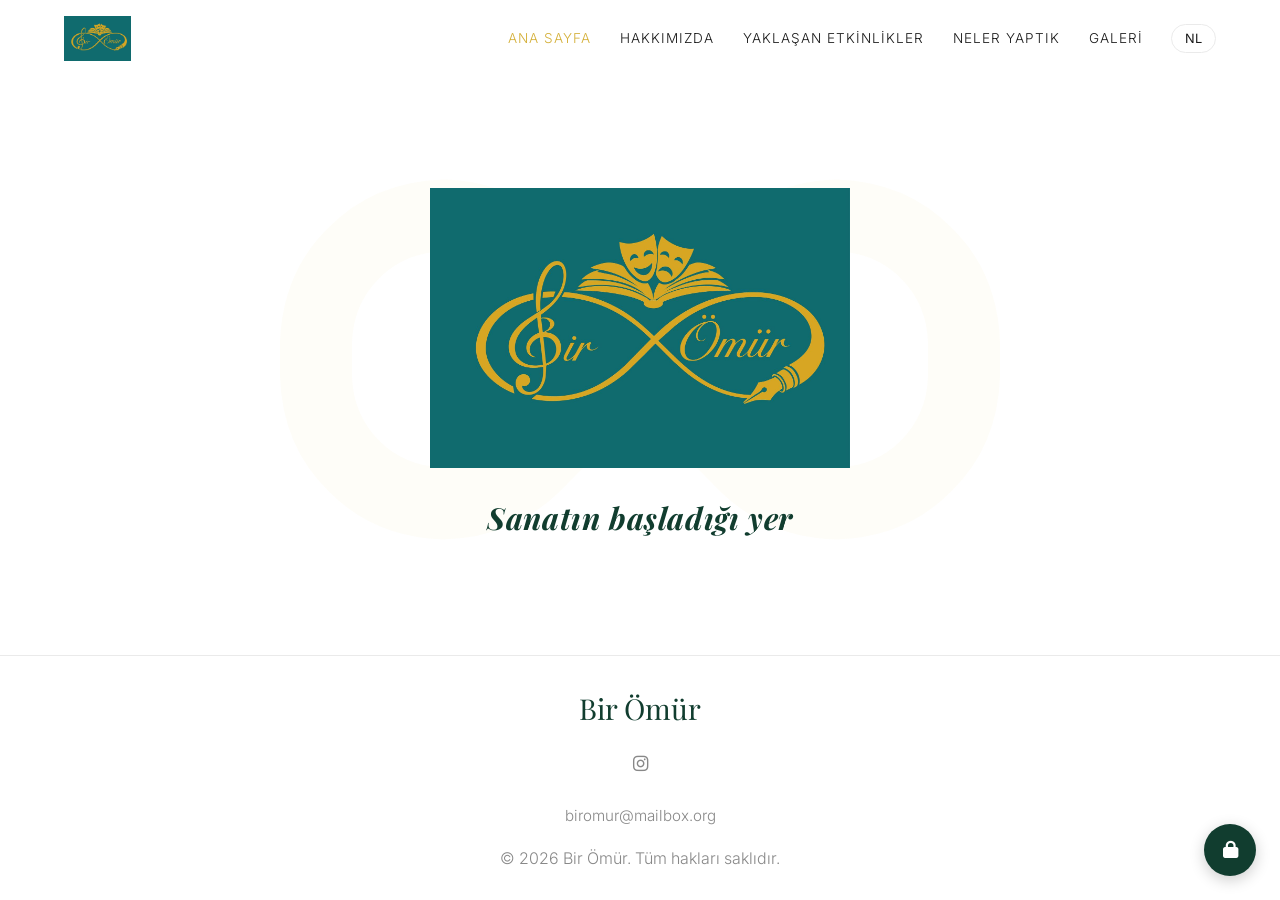
<file: index.html>
<!DOCTYPE html>
<html lang="tr">
<head>
    <meta charset="UTF-8">
    <meta name="viewport" content="width=device-width, initial-scale=1.0">
    <title>Bir Ömür | Sanat ve Kültür Evi</title>
    <meta name="description" content="Bir Ömür — sanatın başladığı yer. Sanat ve kültür evi.">
    <link rel="preconnect" href="https://fonts.googleapis.com">
    <link rel="preconnect" href="https://fonts.gstatic.com" crossorigin>
    <link href="https://fonts.googleapis.com/css2?family=Playfair+Display:ital,wght@0,400;0,500;0,600;0,700;1,400;1,500;1,700&family=Inter:wght@300;400;500&display=swap" rel="stylesheet">
    <link rel="stylesheet" href="https://cdnjs.cloudflare.com/ajax/libs/font-awesome/6.4.0/css/all.min.css">
    <link rel="stylesheet" href="styles.css">
    <link rel="stylesheet" href="scroll-arrow.css">
    <style>
        /* Home page only: fit header + hero + footer exactly into one
           viewport, no scrolling. The header becomes part of normal
           page flow here (instead of floating fixed) and the hero
           flexes to absorb whatever space is left over, so this works
           regardless of exact header/footer height on any screen. */
        html, body { height: 100%; }
        body { display: flex; flex-direction: column; overflow: hidden; }
        #main-header { position: relative; box-shadow: none; }
        main { flex: 1 1 auto; display: flex; min-height: 0; overflow: hidden; }
        .home-hero { height: auto; flex: 1 1 auto; padding: 1.5rem 0; min-height: 0; }
        .home-hero .hero-content {
            max-height: 100%;
            display: flex;
            flex-direction: column;
            align-items: center;
            justify-content: center;
            gap: 1.5rem;
        }
        .home-logo {
            width: auto;
            height: auto;
            max-width: min(420px, 55vw);
            max-height: 38vh;
        }
        footer { padding: 1.75rem 0; flex-shrink: 0; }
        @media (max-height: 700px) {
            .home-logo { max-height: 30vh; }
            .home-tagline { font-size: 1.4rem; }
            footer { padding: 1rem 0; }
            .footer-contact, footer p { font-size: 0.85rem; }
        }
    </style>
</head>
<body>

    <header id="main-header">
        <div class="nav-container">
            <a href="index.html" class="logo">
                <img src="logo-placeholder.jpg" alt="Bir Ömür Logo" id="logo-img">
                <span class="sr-only">Bir Ömür</span>
            </a>
            <nav id="nav-links">
                <a href="index.html" class="active"><span class="tr">Ana Sayfa</span><span class="nl">Home</span></a>
                <a href="hakkimizda.html"><span class="tr">Hakkımızda</span><span class="nl">Over ons</span></a>
                <a href="neler-yaptik.html"><span class="tr">Yaklaşan Etkinlikler</span><span class="nl">Aankomende Evenementen</span></a>
                <a href="yaklasan-etkinlikler.html"><span class="tr">Neler Yaptık</span><span class="nl">Wat Hebben We Gedaan</span></a>
                <a href="galeri.html"><span class="tr">Galeri</span><span class="nl">Galerij</span></a>
                <button id="lang-toggle" class="lang-btn" aria-label="Dili değiştir / Taal wisselen">
                    <span class="tr">NL</span><span class="nl">TR</span>
                </button>
            </nav>
            <button class="hamburger" aria-label="Toggle navigation" aria-expanded="false">
                <i class="fas fa-bars"></i>
            </button>
        </div>
    </header>

    <main>
        <section class="hero home-hero fade-in">
            <div class="hero-content">
                <img src="logo-placeholder.jpg" alt="Bir Ömür Logo" class="home-logo">
                <p class="home-tagline">
                    <span class="tr" data-edit-id="home-tagline-tr">Sanatın başladığı yer</span>
                    <span class="nl" data-edit-id="home-tagline-nl">Waar kunst begint</span>
                </p>
            </div>
            <div class="motif-bg"><i class="fas fa-infinity"></i></div>
        </section>
    </main>

    <footer>
        <div class="container footer-content">
            <div class="footer-logo">Bir Ömür</div>
            <div class="footer-links">
                <a href="https://www.instagram.com/Bir_omur26" aria-label="Instagram" target="_blank" rel="noopener"><i class="fab fa-instagram"></i></a>
            </div>
            <p class="footer-contact"><a href="mailto:biromur@mailbox.org">biromur@mailbox.org</a></p>
            <p><span class="tr">&copy; 2026 Bir Ömür. Tüm hakları saklıdır.</span><span class="nl">&copy; 2026 Bir Ömür. Alle rechten voorbehouden.</span></p>
        </div>
    </footer>

    <script src="scripts.js"></script>
    <script src="admin.js"></script>
    <script src="scroll-arrow.js"></script>
</body>
</html>
</file>
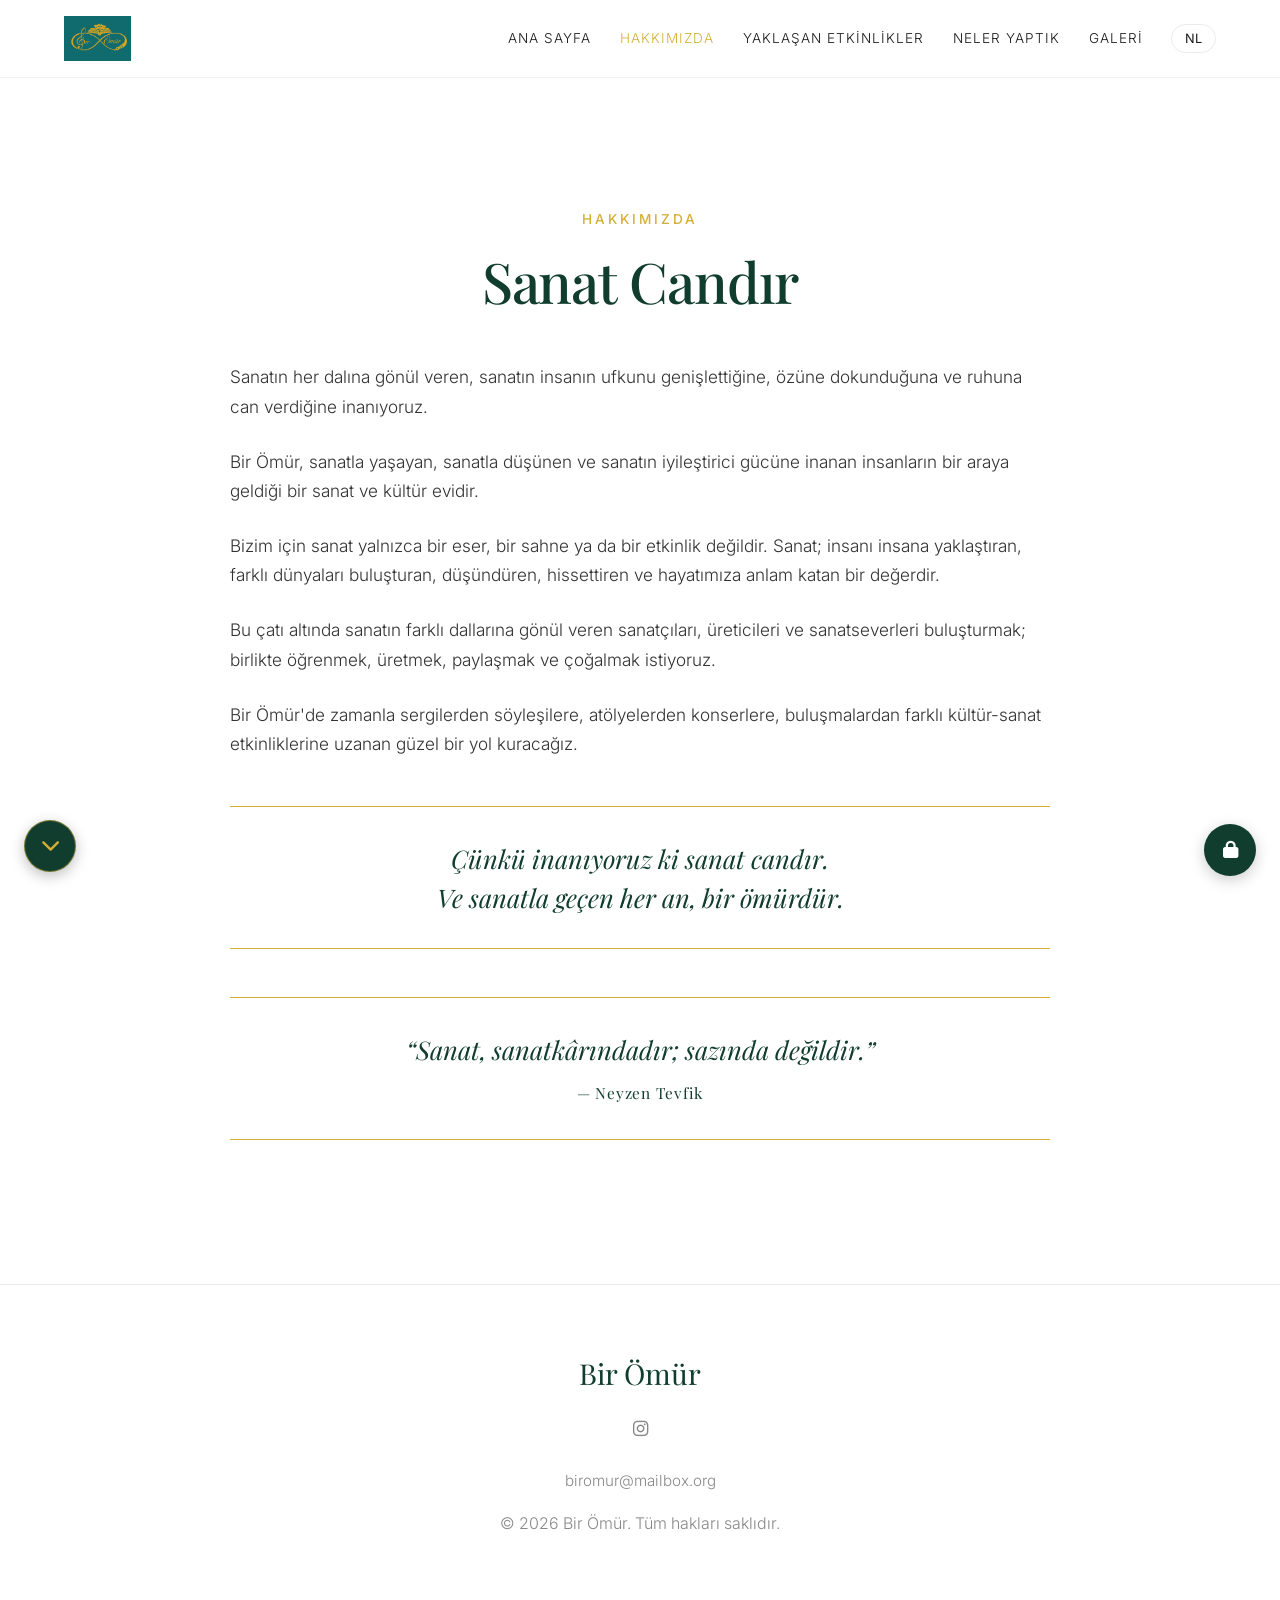
<file: hakkimizda.html>
<!DOCTYPE html>
<html lang="tr">
<head>
    <meta charset="UTF-8">
    <meta name="viewport" content="width=device-width, initial-scale=1.0">
    <title>Hakkımızda - Bir Ömür</title>
    <meta name="description" content="Bir Ömür hakkında — sanat ve kültür evimizin hikayesi.">
    <link rel="preconnect" href="https://fonts.googleapis.com">
    <link rel="preconnect" href="https://fonts.gstatic.com" crossorigin>
    <link href="https://fonts.googleapis.com/css2?family=Playfair+Display:ital,wght@0,400;0,500;0,600;0,700;1,400;1,500;1,700&family=Inter:wght@300;400;500&display=swap" rel="stylesheet">
    <link rel="stylesheet" href="https://cdnjs.cloudflare.com/ajax/libs/font-awesome/6.4.0/css/all.min.css">
    <link rel="stylesheet" href="styles.css">
    <link rel="stylesheet" href="scroll-arrow.css">
</head>
<body>
    <header id="main-header">
        <div class="nav-container">
            <a href="index.html" class="logo">
                <img src="logo-placeholder.jpg" alt="Bir Ömür Logo" id="logo-img">
            </a>
            <nav id="nav-links">
                <a href="index.html"><span class="tr">Ana Sayfa</span><span class="nl">Home</span></a>
                <a href="hakkimizda.html" class="active"><span class="tr">Hakkımızda</span><span class="nl">Over ons</span></a>
                <a href="neler-yaptik.html"><span class="tr">Yaklaşan Etkinlikler</span><span class="nl">Aankomende Evenementen</span></a>
                <a href="yaklasan-etkinlikler.html"><span class="tr">Neler Yaptık</span><span class="nl">Wat Hebben We Gedaan</span></a>
                <a href="galeri.html"><span class="tr">Galeri</span><span class="nl">Galerij</span></a>
                <button id="lang-toggle" class="lang-btn" aria-label="Dili değiştir / Taal wisselen">
                    <span class="tr">NL</span><span class="nl">TR</span>
                </button>
            </nav>
            <button class="hamburger" aria-label="Toggle navigation">
                <i class="fas fa-bars"></i>
            </button>
        </div>
    </header>

    <main class="page-top-padding">
        <section class="section-padding bg-white">
            <div class="container about-page fade-in">
                <div class="subtitle-accent"><span class="tr">Hakkımızda</span><span class="nl">Over ons</span></div>
                <h1><span class="tr" data-edit-id="about-title-tr">Sanat Candır</span><span class="nl" data-edit-id="about-title-nl">Kunst is Leven</span></h1>

                <div class="tr" data-edit-id="about-body-tr">
                    <p>Sanatın her dalına gönül veren, sanatın insanın ufkunu genişlettiğine, özüne dokunduğuna ve ruhuna can verdiğine inanıyoruz.</p>
                    <p>Bir Ömür, sanatla yaşayan, sanatla düşünen ve sanatın iyileştirici gücüne inanan insanların bir araya geldiği bir sanat ve kültür evidir.</p>
                    <p>Bizim için sanat yalnızca bir eser, bir sahne ya da bir etkinlik değildir. Sanat; insanı insana yaklaştıran, farklı dünyaları buluşturan, düşündüren, hissettiren ve hayatımıza anlam katan bir değerdir.</p>
                    <p>Bu çatı altında sanatın farklı dallarına gönül veren sanatçıları, üreticileri ve sanatseverleri buluşturmak; birlikte öğrenmek, üretmek, paylaşmak ve çoğalmak istiyoruz.</p>
                    <p>Bir Ömür'de zamanla sergilerden söyleşilere, atölyelerden konserlere, buluşmalardan farklı kültür-sanat etkinliklerine uzanan güzel bir yol kuracağız.</p>
                </div>

                <div class="nl" data-edit-id="about-body-nl">
                    <p>Wij zijn toegewijd aan elke tak van de kunst en geloven dat kunst de horizon van de mens verruimt, de kern raakt en de ziel tot leven wekt.</p>
                    <p>Bir Ömür is een kunst- en cultuurhuis waar mensen samenkomen die met kunst leven, met kunst denken en geloven in de helende kracht van kunst.</p>
                    <p>Voor ons is kunst niet slechts een werk, een podium of een evenement. Kunst is een waarde die mensen dichter bij elkaar brengt, verschillende werelden samenbrengt, aan het denken zet, laat voelen en betekenis geeft aan ons leven.</p>
                    <p>Onder dit dak willen we kunstenaars, makers en kunstliefhebbers uit verschillende disciplines samenbrengen; samen leren, creëren, delen en groeien.</p>
                    <p>Bij Bir Ömür bouwen we gaandeweg een mooie weg, van tentoonstellingen tot gesprekken, van workshops tot concerten, van ontmoetingen tot uiteenlopende cultuur- en kunstevenementen.</p>
                </div>

                <blockquote class="pull-quote">
                    <span class="tr" data-edit-id="about-quote-tr">Çünkü inanıyoruz ki sanat candır.<br>Ve sanatla geçen her an, bir ömürdür.</span>
                    <span class="nl" data-edit-id="about-quote-nl">Want wij geloven dat kunst leven is.<br>En elk moment dat met kunst wordt doorgebracht, is een heel leven.</span>
                </blockquote>

                <blockquote class="pull-quote">
                    <span class="tr" data-edit-id="about-quote2-tr">&ldquo;Sanat, sanatkârındadır; sazında değildir.&rdquo;<br><span style="font-size:0.6em;font-style:normal;letter-spacing:0.05em;">— Neyzen Tevfik</span></span>
                    <span class="nl" data-edit-id="about-quote2-nl">&ldquo;Kunst zit in de kunstenaar, niet in zijn instrument.&rdquo;<br><span style="font-size:0.6em;font-style:normal;letter-spacing:0.05em;">— Neyzen Tevfik</span></span>
                </blockquote>
            </div>
        </section>
    </main>

    <footer>
        <div class="container footer-content">
            <div class="footer-logo">Bir Ömür</div>
            <div class="footer-links">
                <a href="https://www.instagram.com/Bir_omur26" aria-label="Instagram" target="_blank" rel="noopener"><i class="fab fa-instagram"></i></a>
            </div>
            <p class="footer-contact"><a href="mailto:biromur@mailbox.org">biromur@mailbox.org</a></p>
            <p><span class="tr">&copy; 2026 Bir Ömür. Tüm hakları saklıdır.</span><span class="nl">&copy; 2026 Bir Ömür. Alle rechten voorbehouden.</span></p>
        </div>
    </footer>
    <script src="scripts.js"></script>
    <script src="admin.js"></script>
    <script src="scroll-arrow.js"></script>
</body>
</html>
</file>
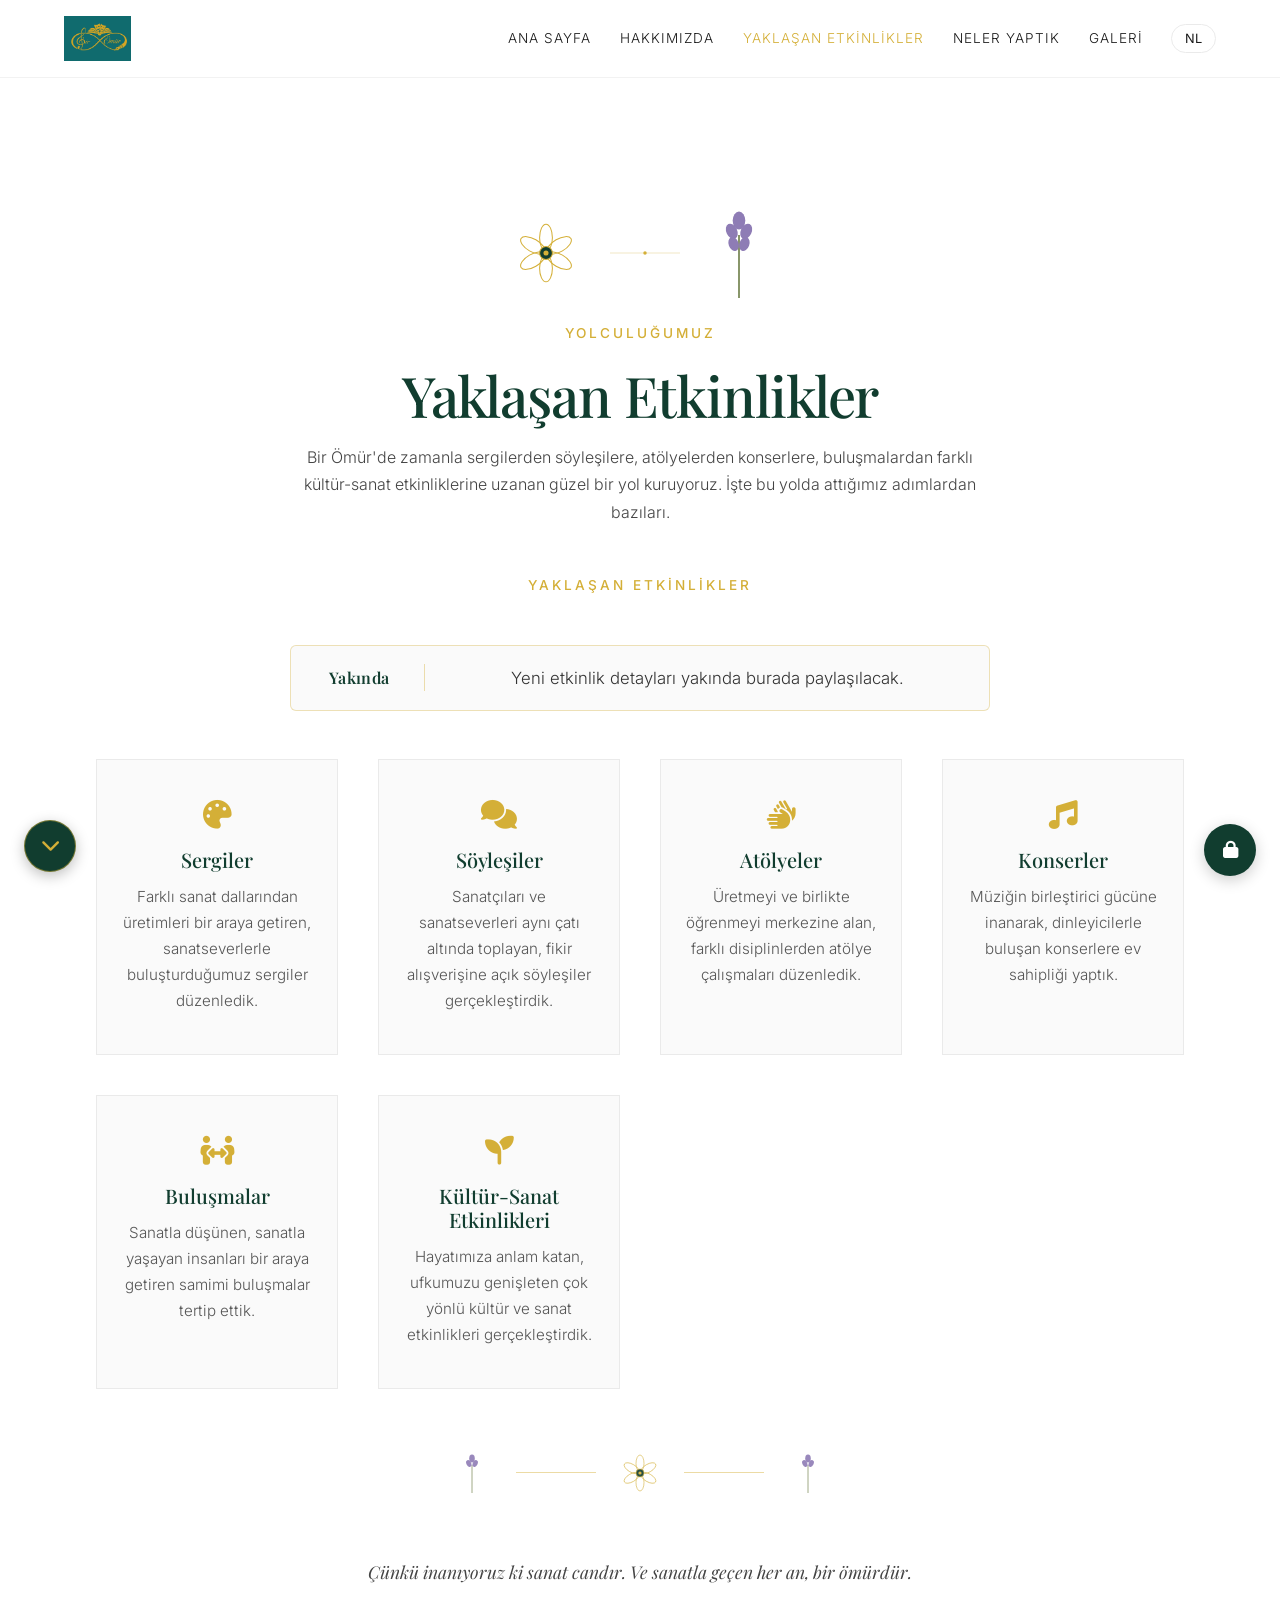
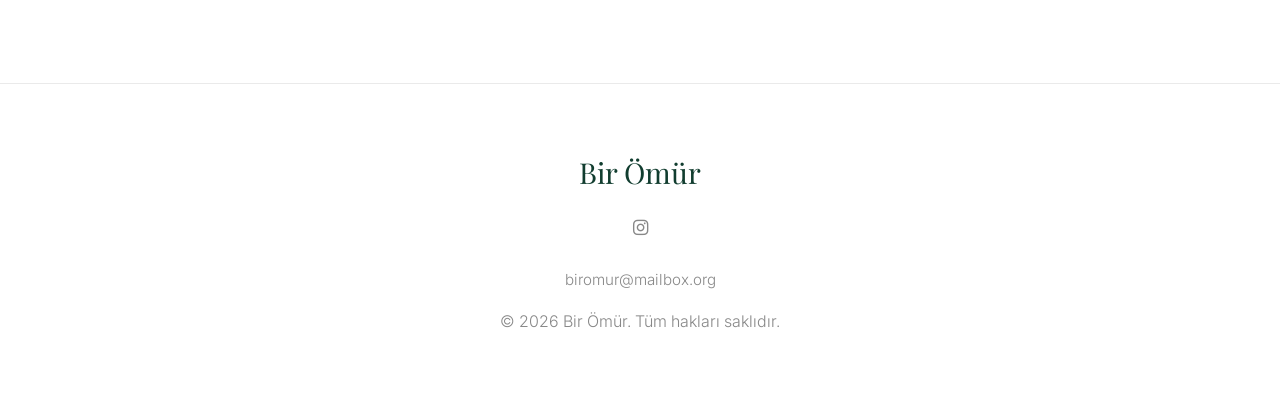
<file: neler-yaptik.html>
<!DOCTYPE html>
<html lang="tr">
<head>
    <meta charset="UTF-8">
    <meta name="viewport" content="width=device-width, initial-scale=1.0">
    <title>Yaklaşan Etkinlikler - Bir Ömür</title>
    <meta name="description" content="Bir Ömür olarak sanat ve kültür yolculuğumuzda neler yaptık.">
    <link rel="preconnect" href="https://fonts.googleapis.com">
    <link rel="preconnect" href="https://fonts.gstatic.com" crossorigin>
    <link href="https://fonts.googleapis.com/css2?family=Playfair+Display:ital,wght@0,400;0,500;0,600;0,700;1,400;1,500;1,700&family=Inter:wght@300;400;500&display=swap" rel="stylesheet">
    <link rel="stylesheet" href="https://cdnjs.cloudflare.com/ajax/libs/font-awesome/6.4.0/css/all.min.css">
    <link rel="stylesheet" href="styles.css">
    <link rel="stylesheet" href="scroll-arrow.css">
</head>
<body>
    <header id="main-header">
        <div class="nav-container">
            <a href="index.html" class="logo">
                <img src="logo-placeholder.jpg" alt="Bir Ömür Logo" id="logo-img">
            </a>
            <nav id="nav-links">
                <a href="index.html"><span class="tr">Ana Sayfa</span><span class="nl">Home</span></a>
                <a href="hakkimizda.html"><span class="tr">Hakkımızda</span><span class="nl">Over ons</span></a>
                <a href="neler-yaptik.html" class="active"><span class="tr">Yaklaşan Etkinlikler</span><span class="nl">Aankomende Evenementen</span></a>
                <a href="yaklasan-etkinlikler.html"><span class="tr">Neler Yaptık</span><span class="nl">Wat Hebben We Gedaan</span></a>
                <a href="galeri.html"><span class="tr">Galeri</span><span class="nl">Galerij</span></a>
                <button id="lang-toggle" class="lang-btn" aria-label="Dili değiştir / Taal wisselen">
                    <span class="tr">NL</span><span class="nl">TR</span>
                </button>
            </nav>
            <button class="hamburger" aria-label="Toggle navigation">
                <i class="fas fa-bars"></i>
            </button>
        </div>
    </header>

    <main class="page-top-padding">
        <section class="section-padding bg-white">
            <div class="container flower-hero fade-in">

                <div class="flower-row">
                    <svg class="narcissus" viewBox="0 0 100 100" xmlns="http://www.w3.org/2000/svg">
                        <g fill="none" stroke="#D4AF37" stroke-width="1.6">
                            <g>
                                <ellipse cx="50" cy="26" rx="10" ry="21"/>
                                <ellipse cx="50" cy="26" rx="10" ry="21" transform="rotate(60 50 50)"/>
                                <ellipse cx="50" cy="26" rx="10" ry="21" transform="rotate(120 50 50)"/>
                                <ellipse cx="50" cy="26" rx="10" ry="21" transform="rotate(180 50 50)"/>
                                <ellipse cx="50" cy="26" rx="10" ry="21" transform="rotate(240 50 50)"/>
                                <ellipse cx="50" cy="26" rx="10" ry="21" transform="rotate(300 50 50)"/>
                            </g>
                        </g>
                        <circle cx="50" cy="50" r="10" fill="#113D2F" stroke="#D4AF37" stroke-width="1.6"/>
                        <circle cx="50" cy="50" r="4" fill="#D4AF37"/>
                    </svg>

                    <svg class="stem-divider" viewBox="0 0 120 20" width="60" xmlns="http://www.w3.org/2000/svg">
                        <line x1="0" y1="10" x2="120" y2="10" stroke="#D4AF37" stroke-width="1" opacity="0.5"/>
                        <circle cx="60" cy="10" r="3" fill="#D4AF37"/>
                    </svg>

                    <svg class="lavender" viewBox="0 0 60 100" xmlns="http://www.w3.org/2000/svg">
                        <line x1="30" y1="100" x2="30" y2="30" stroke="#7C8B5A" stroke-width="2"/>
                        <g fill="#8E7CB5">
                            <ellipse cx="30" cy="14" rx="7" ry="10"/>
                            <ellipse cx="22" cy="26" rx="6" ry="9" transform="rotate(-25 22 26)"/>
                            <ellipse cx="38" cy="26" rx="6" ry="9" transform="rotate(25 38 26)"/>
                            <ellipse cx="24" cy="40" rx="5.5" ry="8" transform="rotate(-20 24 40)"/>
                            <ellipse cx="36" cy="40" rx="5.5" ry="8" transform="rotate(20 36 40)"/>
                        </g>
                    </svg>
                </div>

                <div class="subtitle-accent text-center"><span class="tr">Yolculuğumuz</span><span class="nl">Onze Reis</span></div>
                <h1 class="text-center"><span class="tr">Yaklaşan Etkinlikler</span><span class="nl">Aankomende Evenementen</span></h1>
                <p class="text-center" style="max-width:700px;margin:0 auto;color:#444;">
                    <span class="tr" data-edit-id="activities-intro-tr">Bir Ömür'de zamanla sergilerden söyleşilere, atölyelerden konserlere, buluşmalardan farklı kültür-sanat etkinliklerine uzanan güzel bir yol kuruyoruz. İşte bu yolda attığımız adımlardan bazıları.</span>
                    <span class="nl" data-edit-id="activities-intro-nl">Bij Bir Ömür bouwen we gaandeweg een mooie weg, van tentoonstellingen tot gesprekken, van workshops tot concerten, van ontmoetingen tot uiteenlopende cultuur- en kunstevenementen. Dit zijn enkele van de stappen die we tot nu toe hebben gezet.</span>
                </p>

                <div class="subtitle-accent text-center" style="margin-top:3rem;"><span class="tr">Yaklaşan Etkinlikler</span><span class="nl">Aankomende Evenementen</span></div>
                <div class="content-blocks" data-block-group="upcoming-events" data-block-types="event" style="max-width:700px;"></div>

                <div class="activities-grid">
                    <div class="activity-card">
                        <i class="fas fa-palette"></i>
                        <h3><span class="tr">Sergiler</span><span class="nl">Tentoonstellingen</span></h3>
                        <p><span class="tr" data-edit-id="act-1-tr">Farklı sanat dallarından üretimleri bir araya getiren, sanatseverlerle buluşturduğumuz sergiler düzenledik.</span><span class="nl" data-edit-id="act-1-nl">We organiseerden tentoonstellingen die werken uit verschillende kunsttakken samenbrachten met kunstliefhebbers.</span></p>
                    </div>
                    <div class="activity-card">
                        <i class="fas fa-comments"></i>
                        <h3><span class="tr">Söyleşiler</span><span class="nl">Gesprekken</span></h3>
                        <p><span class="tr" data-edit-id="act-2-tr">Sanatçıları ve sanatseverleri aynı çatı altında toplayan, fikir alışverişine açık söyleşiler gerçekleştirdik.</span><span class="nl" data-edit-id="act-2-nl">We organiseerden gesprekken die kunstenaars en kunstliefhebbers samenbrachten voor open uitwisseling van ideeën.</span></p>
                    </div>
                    <div class="activity-card">
                        <i class="fas fa-hands"></i>
                        <h3><span class="tr">Atölyeler</span><span class="nl">Workshops</span></h3>
                        <p><span class="tr" data-edit-id="act-3-tr">Üretmeyi ve birlikte öğrenmeyi merkezine alan, farklı disiplinlerden atölye çalışmaları düzenledik.</span><span class="nl" data-edit-id="act-3-nl">We organiseerden workshops uit verschillende disciplines, gericht op creëren en samen leren.</span></p>
                    </div>
                    <div class="activity-card">
                        <i class="fas fa-music"></i>
                        <h3><span class="tr">Konserler</span><span class="nl">Concerten</span></h3>
                        <p><span class="tr" data-edit-id="act-4-tr">Müziğin birleştirici gücüne inanarak, dinleyicilerle buluşan konserlere ev sahipliği yaptık.</span><span class="nl" data-edit-id="act-4-nl">In het geloof in de verbindende kracht van muziek waren we gastheer van concerten voor het publiek.</span></p>
                    </div>
                    <div class="activity-card">
                        <i class="fas fa-people-arrows"></i>
                        <h3><span class="tr">Buluşmalar</span><span class="nl">Ontmoetingen</span></h3>
                        <p><span class="tr" data-edit-id="act-5-tr">Sanatla düşünen, sanatla yaşayan insanları bir araya getiren samimi buluşmalar tertip ettik.</span><span class="nl" data-edit-id="act-5-nl">We organiseerden warme ontmoetingen die mensen samenbrachten die met kunst leven en denken.</span></p>
                    </div>
                    <div class="activity-card">
                        <i class="fas fa-seedling"></i>
                        <h3><span class="tr">Kültür-Sanat Etkinlikleri</span><span class="nl">Cultuur- en Kunstevenementen</span></h3>
                        <p><span class="tr" data-edit-id="act-6-tr">Hayatımıza anlam katan, ufkumuzu genişleten çok yönlü kültür ve sanat etkinlikleri gerçekleştirdik.</span><span class="nl" data-edit-id="act-6-nl">We organiseerden veelzijdige cultuur- en kunstevenementen die betekenis geven aan ons leven en onze horizon verruimen.</span></p>
                    </div>
                </div>

                <div class="flower-divider">
                    <svg viewBox="0 0 60 100" xmlns="http://www.w3.org/2000/svg">
                        <line x1="30" y1="100" x2="30" y2="30" stroke="#7C8B5A" stroke-width="2"/>
                        <g fill="#8E7CB5">
                            <ellipse cx="30" cy="14" rx="7" ry="10"/>
                            <ellipse cx="22" cy="26" rx="6" ry="9" transform="rotate(-25 22 26)"/>
                            <ellipse cx="38" cy="26" rx="6" ry="9" transform="rotate(25 38 26)"/>
                        </g>
                    </svg>
                    <div class="line"></div>
                    <svg viewBox="0 0 100 100" xmlns="http://www.w3.org/2000/svg">
                        <g fill="none" stroke="#D4AF37" stroke-width="1.6">
                            <ellipse cx="50" cy="26" rx="10" ry="21"/>
                            <ellipse cx="50" cy="26" rx="10" ry="21" transform="rotate(60 50 50)"/>
                            <ellipse cx="50" cy="26" rx="10" ry="21" transform="rotate(120 50 50)"/>
                            <ellipse cx="50" cy="26" rx="10" ry="21" transform="rotate(180 50 50)"/>
                            <ellipse cx="50" cy="26" rx="10" ry="21" transform="rotate(240 50 50)"/>
                            <ellipse cx="50" cy="26" rx="10" ry="21" transform="rotate(300 50 50)"/>
                        </g>
                        <circle cx="50" cy="50" r="10" fill="#113D2F" stroke="#D4AF37" stroke-width="1.6"/>
                        <circle cx="50" cy="50" r="4" fill="#D4AF37"/>
                    </svg>
                    <div class="line"></div>
                    <svg viewBox="0 0 60 100" xmlns="http://www.w3.org/2000/svg">
                        <line x1="30" y1="100" x2="30" y2="30" stroke="#7C8B5A" stroke-width="2"/>
                        <g fill="#8E7CB5">
                            <ellipse cx="30" cy="14" rx="7" ry="10"/>
                            <ellipse cx="22" cy="26" rx="6" ry="9" transform="rotate(-25 22 26)"/>
                            <ellipse cx="38" cy="26" rx="6" ry="9" transform="rotate(25 38 26)"/>
                        </g>
                    </svg>
                </div>

                <p class="closing-note">
                    <span class="tr">Çünkü inanıyoruz ki sanat candır. Ve sanatla geçen her an, bir ömürdür.</span>
                    <span class="nl">Want wij geloven dat kunst leven is. En elk moment dat met kunst wordt doorgebracht, is een heel leven.</span>
                </p>

            </div>
        </section>
    </main>

    <footer>
        <div class="container footer-content">
            <div class="footer-logo">Bir Ömür</div>
            <div class="footer-links">
                <a href="https://www.instagram.com/Bir_omur26" aria-label="Instagram" target="_blank" rel="noopener"><i class="fab fa-instagram"></i></a>
            </div>
            <p class="footer-contact"><a href="mailto:biromur@mailbox.org">biromur@mailbox.org</a></p>
            <p><span class="tr">&copy; 2026 Bir Ömür. Tüm hakları saklıdır.</span><span class="nl">&copy; 2026 Bir Ömür. Alle rechten voorbehouden.</span></p>
        </div>
    </footer>
    <script src="scripts.js"></script>
    <script src="admin.js"></script>
    <script src="scroll-arrow.js"></script>
</body>
</html>
</file>
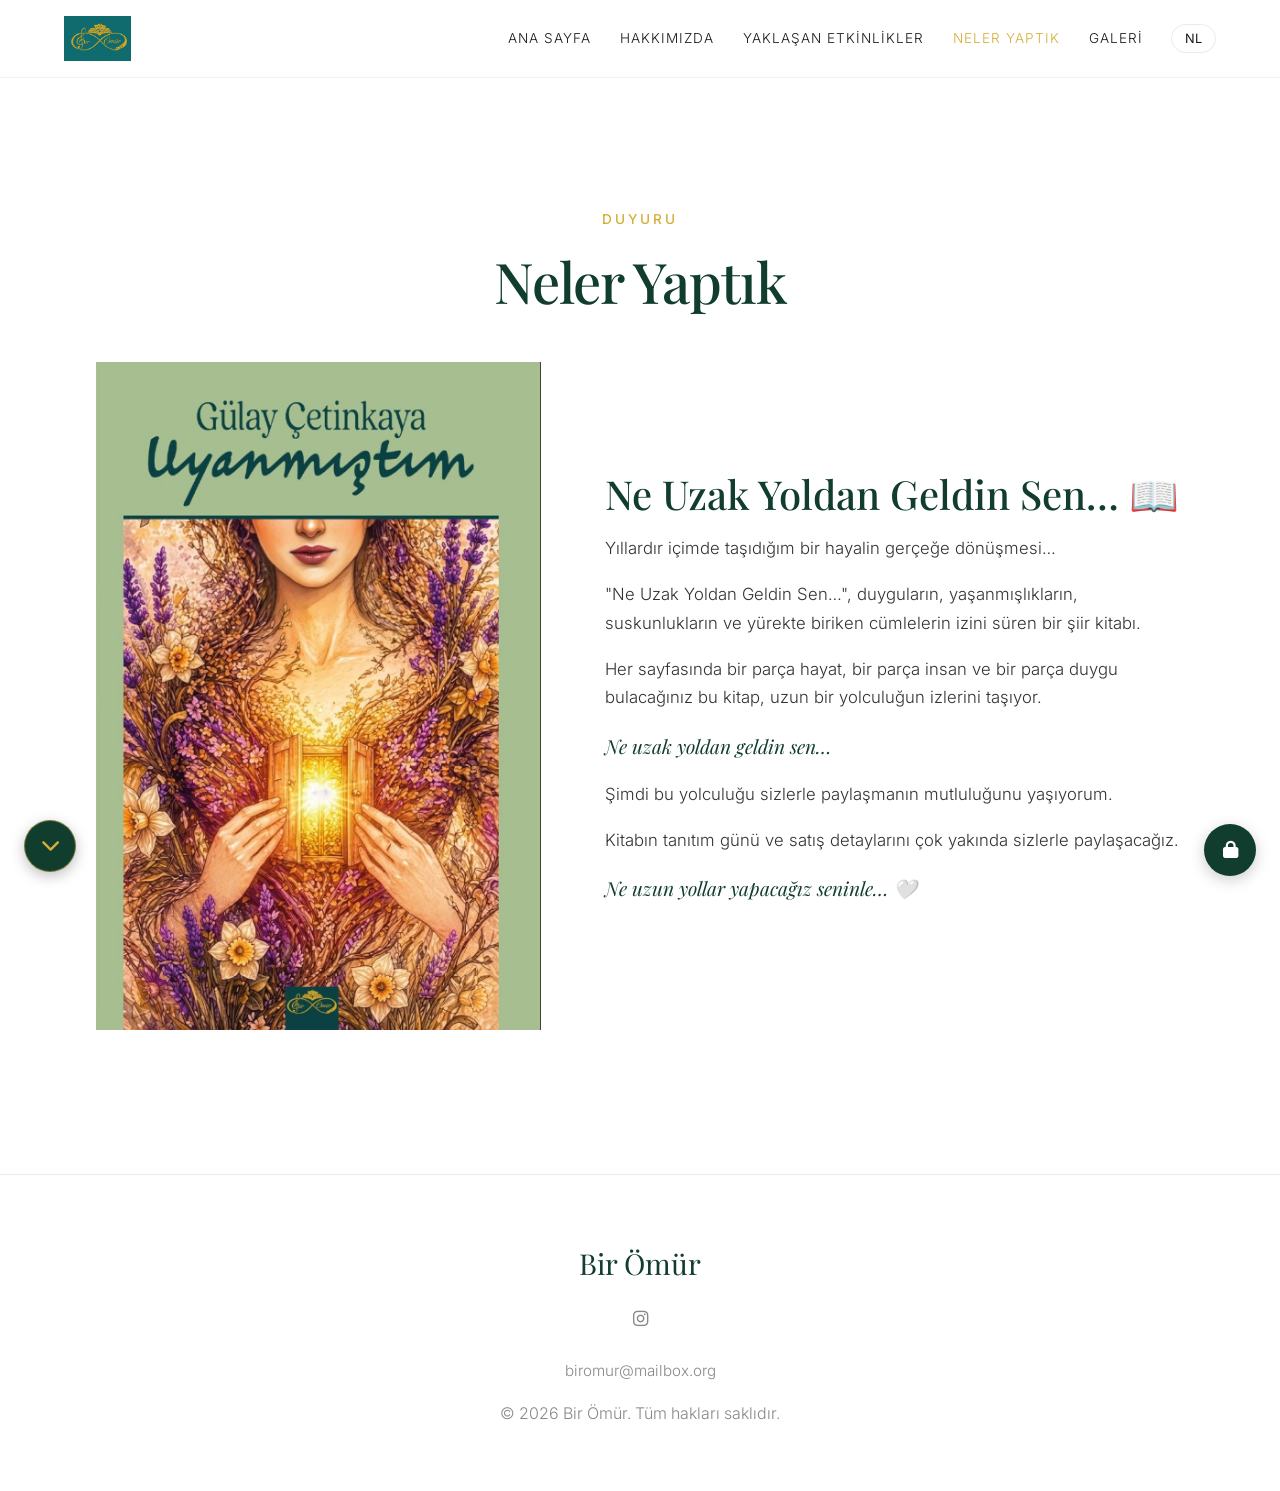
<file: yaklasan-etkinlikler.html>
<!DOCTYPE html>
<html lang="tr">
<head>
    <meta charset="UTF-8">
    <meta name="viewport" content="width=device-width, initial-scale=1.0">
    <title>Neler Yaptık - Bir Ömür</title>
    <meta name="description" content="Bir Ömür'de yaklaşan etkinlikler ve duyurular.">
    <link rel="preconnect" href="https://fonts.googleapis.com">
    <link rel="preconnect" href="https://fonts.gstatic.com" crossorigin>
    <link href="https://fonts.googleapis.com/css2?family=Playfair+Display:ital,wght@0,400;0,500;0,600;0,700;1,400;1,500;1,700&family=Inter:wght@300;400;500&display=swap" rel="stylesheet">
    <link rel="stylesheet" href="https://cdnjs.cloudflare.com/ajax/libs/font-awesome/6.4.0/css/all.min.css">
    <link rel="stylesheet" href="styles.css">
    <link rel="stylesheet" href="scroll-arrow.css">
</head>
<body>
    <header id="main-header">
        <div class="nav-container">
            <a href="index.html" class="logo">
                <img src="logo-placeholder.jpg" alt="Bir Ömür Logo" id="logo-img">
            </a>
            <nav id="nav-links">
                <a href="index.html"><span class="tr">Ana Sayfa</span><span class="nl">Home</span></a>
                <a href="hakkimizda.html"><span class="tr">Hakkımızda</span><span class="nl">Over ons</span></a>
                <a href="neler-yaptik.html"><span class="tr">Yaklaşan Etkinlikler</span><span class="nl">Aankomende Evenementen</span></a>
                <a href="yaklasan-etkinlikler.html" class="active"><span class="tr">Neler Yaptık</span><span class="nl">Wat Hebben We Gedaan</span></a>
                <a href="galeri.html"><span class="tr">Galeri</span><span class="nl">Galerij</span></a>
                <button id="lang-toggle" class="lang-btn" aria-label="Dili değiştir / Taal wisselen">
                    <span class="tr">NL</span><span class="nl">TR</span>
                </button>
            </nav>
            <button class="hamburger" aria-label="Toggle navigation">
                <i class="fas fa-bars"></i>
            </button>
        </div>
    </header>

    <main class="page-top-padding">
        <section class="section-padding bg-white">
            <div class="container fade-in">
                <div class="subtitle-accent text-center"><span class="tr">Duyuru</span><span class="nl">Aankondiging</span></div>
                <h1 class="text-center" style="margin-bottom:3rem;">
                    <span class="tr">Neler Yaptık</span><span class="nl">Wat Hebben We Gedaan</span>
                </h1>

                <div class="book-announce">
                    <div class="img-edit-wrap">
                        <div class="book-cover-placeholder" data-role="placeholder" style="display:none;">
                            <i class="fas fa-book-open"></i>
                            <span class="tr">Kitap kapağı yakında eklenecek</span>
                            <span class="nl">Boekomslag wordt binnenkort toegevoegd</span>
                        </div>
                        <img src="uyanmistim-kitap-kapak.png" alt="Uyanmıştım - Gülay Çetinkaya" data-edit-id="book-cover" style="display:block;">
                    </div>
                    <div class="book-text">
                        <div class="tr" data-edit-id="book-text-tr">
                            <h2>Ne Uzak Yoldan Geldin Sen… 📖</h2>
                            <p>Yıllardır içimde taşıdığım bir hayalin gerçeğe dönüşmesi…</p>
                            <p>"Ne Uzak Yoldan Geldin Sen…", duyguların, yaşanmışlıkların, suskunlukların ve yürekte biriken cümlelerin izini süren bir şiir kitabı.</p>
                            <p>Her sayfasında bir parça hayat, bir parça insan ve bir parça duygu bulacağınız bu kitap, uzun bir yolculuğun izlerini taşıyor.</p>
                            <p class="book-emphasis">Ne uzak yoldan geldin sen…</p>
                            <p>Şimdi bu yolculuğu sizlerle paylaşmanın mutluluğunu yaşıyorum.</p>
                            <p>Kitabın tanıtım günü ve satış detaylarını çok yakında sizlerle paylaşacağız.</p>
                            <p class="book-emphasis">Ne uzun yollar yapacağız seninle… 🤍</p>
                        </div>
                        <div class="nl" data-edit-id="book-text-nl">
                            <h2>Wat een lange weg heb je afgelegd… 📖</h2>
                            <p>Een droom die ik jarenlang in mij droeg, wordt eindelijk werkelijkheid…</p>
                            <p>"Ne Uzak Yoldan Geldin Sen…" (Wat een lange weg heb je afgelegd…) is een dichtbundel die het spoor volgt van gevoelens, herinneringen, stiltes en zinnen die zich in het hart hebben opgestapeld.</p>
                            <p>Op elke pagina vindt u een stukje leven, een stukje mens en een stukje gevoel — dit boek draagt de sporen van een lange reis.</p>
                            <p class="book-emphasis">Wat een lange weg heb je afgelegd…</p>
                            <p>Nu beleef ik het geluk om deze reis met jullie te delen.</p>
                            <p>De presentatiedag van het boek en de verkoopdetails delen we binnenkort met jullie.</p>
                            <p class="book-emphasis">Wat een lange wegen zullen we samen nog gaan… 🤍</p>
                        </div>
                    </div>
                </div>

                <div class="content-blocks" data-block-group="book-event"></div>
            </div>
        </section>
    </main>

    <footer>
        <div class="container footer-content">
            <div class="footer-logo">Bir Ömür</div>
            <div class="footer-links">
                <a href="https://www.instagram.com/Bir_omur26" aria-label="Instagram" target="_blank" rel="noopener"><i class="fab fa-instagram"></i></a>
            </div>
            <p class="footer-contact"><a href="mailto:biromur@mailbox.org">biromur@mailbox.org</a></p>
            <p><span class="tr">&copy; 2026 Bir Ömür. Tüm hakları saklıdır.</span><span class="nl">&copy; 2026 Bir Ömür. Alle rechten voorbehouden.</span></p>
        </div>
    </footer>
    <script src="scripts.js"></script>
    <script src="admin.js"></script>
    <script src="scroll-arrow.js"></script>
</body>
</html>
</file>
<file: styles.css>
/* =========================================
   VARIABLES & BRAND COLORS (Aesthetic Update)
   ========================================= */
:root {
    --primary-green: #113D2F;   /* Deep elegant emerald/forest green */
    --accent-gold: #D4AF37;     /* Metallic/warm aesthetic gold */
    --accent-gold-hover: #F1C644; 
    --bg-white: #FFFFFF;        /* Pure white */
    --bg-offwhite: #FAFAFA;     /* Very subtle off-white for contrast */
    --text-dark: #1A1A1A;       /* Almost black for elegant contrast */
    --text-light: #FFFFFF;
    
    --font-heading: 'Playfair Display', serif;
    --font-body: 'Inter', sans-serif;
    
    --transition: all 0.4s cubic-bezier(0.25, 0.8, 0.25, 1);
}

/* =========================================
   LANGUAGE TOGGLE LOGIC
   ========================================= */
body.tr .nl { display: none !important; }
body.nl .tr { display: none !important; }

/* =========================================
   RESET & BASE STYLES
   ========================================= */
* {
    margin: 0;
    padding: 0;
    box-sizing: border-box;
}

body {
    font-family: var(--font-body);
    color: var(--text-dark);
    background-color: var(--bg-white);
    line-height: 1.7;
    overflow-x: hidden;
    font-weight: 300;
}

h1, h2, h3, h4, h5, h6 {
    font-family: var(--font-heading);
    font-weight: 500;
    line-height: 1.2;
    margin-bottom: 1rem;
    color: var(--primary-green);
}

h1 { font-size: 3.5rem; letter-spacing: -0.02em; }
h2 { font-size: 2.5rem; }

a {
    text-decoration: none;
    color: var(--primary-green);
    transition: var(--transition);
}

img {
    max-width: 100%;
    height: auto;
}

.container {
    width: 85%;
    max-width: 1200px;
    margin: 0 auto;
}

.section-padding { padding: 6rem 0; }
.page-top-padding { padding-top: 7rem; }
.text-center { text-align: center; }
.mb-4 { margin-bottom: 2rem; }
.mt-4 { margin-top: 2rem; }
.mt-2 { margin-top: 1rem; }
.pt-4 { padding-top: 2rem; }
.border-top { border-top: 1px solid #EAEAEA; }

/* Colors */
.bg-green { background-color: var(--primary-green); color: var(--text-light); }
.bg-white { background-color: var(--bg-white); }
.bg-offwhite { background-color: var(--bg-offwhite); }
.text-gold { color: var(--accent-gold) !important; }
.text-white { color: var(--text-light) !important; }
.text-green { color: var(--primary-green) !important; }

/* =========================================
   TYPOGRAPHY & MOTIFS
   ========================================= */
.subtitle-accent {
    font-family: var(--font-body);
    text-transform: uppercase;
    letter-spacing: 3px;
    font-size: 0.85rem;
    color: var(--accent-gold);
    margin-bottom: 1rem;
    font-weight: 500;
    display: block;
}

.pull-quote {
    font-family: var(--font-heading);
    font-size: 1.6rem;
    font-style: italic;
    color: var(--primary-green);
    border-left: 2px solid var(--accent-gold);
    padding-left: 1.5rem;
    margin: 2.5rem 0;
    line-height: 1.5;
}

.italic-serif {
    font-family: var(--font-heading);
    font-style: italic;
    font-size: 1.4rem;
    color: var(--primary-green);
}

.motif-divider {
    text-align: center;
    font-size: 1.5rem;
    color: var(--accent-gold);
    margin-bottom: 2rem;
    opacity: 0.8;
}

/* =========================================
   BUTTONS
   ========================================= */
.btn {
    display: inline-block;
    padding: 0.85rem 2rem;
    border-radius: 0px; /* Sharp, elegant edges */
    font-weight: 400;
    letter-spacing: 1px;
    text-transform: uppercase;
    font-size: 0.85rem;
    cursor: pointer;
    border: 1px solid transparent;
    transition: var(--transition);
    font-family: var(--font-body);
}

.btn-primary {
    background-color: var(--primary-green);
    color: var(--text-light);
}
.btn-primary:hover {
    background-color: var(--accent-gold);
    color: var(--text-light);
}

.btn-gold {
    background-color: var(--accent-gold);
    color: var(--text-light);
}
.btn-gold:hover {
    background-color: var(--primary-green);
    color: var(--text-light);
}

.btn-outline-gold {
    border-color: var(--accent-gold);
    color: var(--accent-gold);
    background: transparent;
}
.btn-outline-gold:hover {
    background: var(--accent-gold);
    color: var(--text-light);
}

.btn-outline-green {
    border-color: var(--primary-green);
    color: var(--primary-green);
    background: transparent;
}
.btn-outline-green:hover {
    background: var(--primary-green);
    color: var(--text-light);
}

.btn-group {
    display: flex;
    gap: 1rem;
    flex-wrap: wrap;
}

/* =========================================
   HEADER & NAV
   ========================================= */
#main-header {
    background-color: rgba(255, 255, 255, 0.98);
    position: fixed;
    top: 0;
    width: 100%;
    z-index: 1000;
    box-shadow: 0 1px 0 rgba(0,0,0,0.05); /* very subtle line instead of heavy shadow */
    transition: var(--transition);
    backdrop-filter: blur(5px);
}

.nav-container {
    display: flex;
    justify-content: space-between;
    align-items: center;
    padding: 1rem 5%;
    max-width: 1400px;
    margin: 0 auto;
}

.logo {
    display: flex;
    align-items: center;
    font-family: var(--font-heading);
    font-size: 1.75rem;
    color: var(--primary-green);
    font-weight: 600;
    letter-spacing: -0.02em;
}
.logo img {
    height: 45px; 
    margin-right: 10px;
}

.sr-only {
    position: absolute; width: 1px; height: 1px; padding: 0; margin: -1px; overflow: hidden; clip: rect(0, 0, 0, 0); border: 0;
}

#nav-links {
    display: flex;
    align-items: center;
}
#nav-links a {
    margin-left: 1.8rem;
    font-size: 0.85rem;
    text-transform: uppercase;
    letter-spacing: 1px;
    color: var(--text-dark);
}
#nav-links a:hover, #nav-links a.active {
    color: var(--accent-gold);
}

.lang-btn {
    margin-left: 1.8rem;
    background: transparent;
    border: 1px solid #EAEAEA;
    padding: 0.4rem 0.8rem;
    font-family: var(--font-body);
    font-size: 0.8rem;
    cursor: pointer;
    color: var(--text-dark);
    transition: var(--transition);
    border-radius: 50px;
}
.lang-btn:hover {
    border-color: var(--accent-gold);
    color: var(--accent-gold);
}

.hamburger {
    display: none;
    background: none;
    border: none;
    font-size: 1.5rem;
    color: var(--primary-green);
    cursor: pointer;
}

/* =========================================
   HERO SECTION
   ========================================= */
.hero {
    height: 100vh;
    display: flex;
    align-items: center;
    justify-content: center;
    text-align: center;
    background-color: var(--bg-white);
    position: relative;
    overflow: hidden;
}

.hero-content {
    z-index: 2;
    max-width: 800px;
    padding: 0 2rem;
}

.motif-bg {
    position: absolute;
    font-size: 45vw;
    color: rgba(212, 175, 55, 0.03); /* Super subtle gold infinity */
    z-index: 1;
    top: 50%;
    left: 50%;
    transform: translate(-50%, -50%);
}

/* =========================================
   HOME PAGE — LOGO ONLY
   ========================================= */
.home-hero {
    flex-direction: column;
    gap: 2.5rem;
}
.home-hero .hero-content {
    display: flex;
    flex-direction: column;
    align-items: center;
    gap: 2rem;
    max-width: 900px;
}
.home-logo {
    width: min(480px, 70vw);
    height: auto;
}
.home-tagline {
    font-family: var(--font-heading);
    font-style: italic;
    font-weight: 700;
    font-size: 1.9rem;
    color: var(--primary-green);
    letter-spacing: 0.02em;
    text-align: center;
}

/* =========================================
   HAKKIMIZDA (ABOUT) PAGE
   ========================================= */
.about-page {
    max-width: 820px;
    margin: 0 auto;
}
.about-page .subtitle-accent {
    text-align: center;
}
.about-page h1 {
    text-align: center;
    margin-bottom: 3rem;
}
.about-page p {
    color: #333;
    font-size: 1.08rem;
    margin-bottom: 1.6rem;
}
.about-page .pull-quote {
    text-align: center;
    border-left: none;
    border-top: 1px solid var(--accent-gold);
    border-bottom: 1px solid var(--accent-gold);
    padding: 2rem 1rem;
    margin: 3rem 0;
}

/* =========================================
   NELER YAPTIK PAGE + FLOWER MOTIFS
   ========================================= */
.flower-hero {
    text-align: center;
    position: relative;
}
.flower-row {
    display: flex;
    justify-content: center;
    align-items: center;
    gap: 2rem;
    margin-bottom: 1.5rem;
}
.flower-row svg {
    width: 70px;
    height: 70px;
}
.flower-row svg.narcissus { width: 64px; height: 64px; }
.flower-row svg.lavender { width: 54px; height: 90px; }

.activities-grid {
    display: grid;
    grid-template-columns: repeat(auto-fit, minmax(240px, 1fr));
    gap: 2.5rem;
    margin-top: 3rem;
}
.activity-card {
    text-align: center;
    padding: 2.5rem 1.5rem;
    background: var(--bg-offwhite);
    border: 1px solid #EAEAEA;
    position: relative;
    transition: var(--transition);
}
.activity-card:hover {
    border-color: var(--accent-gold);
    transform: translateY(-4px);
}
.activity-card i {
    font-size: 1.8rem;
    color: var(--accent-gold);
    margin-bottom: 1.2rem;
}
.activity-card h3 {
    font-size: 1.25rem;
    margin-bottom: 0.8rem;
}
.activity-card p {
    color: #555;
    font-size: 0.95rem;
    margin: 0;
}

.flower-divider {
    display: flex;
    justify-content: center;
    align-items: center;
    gap: 1.5rem;
    margin: 4rem 0;
    opacity: 0.9;
}
.flower-divider svg {
    width: 40px;
    height: 40px;
}
.flower-divider .line {
    height: 1px;
    width: 80px;
    background: var(--accent-gold);
    opacity: 0.5;
}

.closing-note {
    max-width: 700px;
    margin: 0 auto;
    text-align: center;
    color: #444;
    font-size: 1.1rem;
    font-family: var(--font-heading);
    font-style: italic;
}

/* =========================================
   FOOTER
   ========================================= */
footer {
    border-top: 1px solid #EAEAEA;
    background-color: var(--bg-white);
    color: #888;
    padding: 4rem 0;
    text-align: center;
}
.footer-logo {
    font-family: var(--font-heading);
    font-size: 1.8rem;
    color: var(--primary-green);
    margin-bottom: 1rem;
}
.footer-links {
    margin-bottom: 1.5rem;
}
.footer-links a {
    color: #888;
    margin: 0 0.8rem;
    font-size: 1.1rem;
}
.footer-links a:hover {
    color: var(--accent-gold);
}
.footer-contact {
    margin-bottom: 1rem;
    font-size: 0.95rem;
}
.footer-contact a {
    color: #888;
}
.footer-contact a:hover {
    color: var(--accent-gold);
}

/* =========================================
   BOOK ANNOUNCEMENT (YAKLAŞAN ETKİNLİKLER)
   ========================================= */
.book-announce {
    display: grid;
    grid-template-columns: 1fr 1.3fr;
    gap: 4rem;
    align-items: center;
    max-width: 1100px;
    margin: 0 auto;
}
.book-cover-placeholder {
    aspect-ratio: 2/3;
    background: var(--bg-offwhite);
    border: 1px dashed #D8D8D8;
    display: flex;
    flex-direction: column;
    align-items: center;
    justify-content: center;
    color: #999;
    text-align: center;
    gap: 0.8rem;
    padding: 2rem;
}
.book-announce .img-edit-wrap {
    aspect-ratio: 2/3;
}
.book-cover-placeholder i {
    font-size: 2.2rem;
    color: var(--accent-gold);
}
.book-cover-placeholder span {
    font-size: 0.85rem;
    letter-spacing: 0.5px;
}
.book-text h1 {
    font-size: 2.6rem;
}
.book-text p {
    margin-bottom: 1.1rem;
    color: #333;
    font-size: 1.05rem;
}
.book-text .book-emphasis {
    font-family: var(--font-heading);
    font-style: italic;
    color: var(--primary-green);
    font-size: 1.2rem;
}

/* =========================================
   SERBEST İÇERİK BLOKLARI (BLOCK GROUPS)
   ========================================= */
.content-blocks {
    display: flex;
    flex-direction: column;
    gap: 2rem;
    max-width: 900px;
    margin: 3rem auto 0;
}
.content-block {
    position: relative;
}
.content-block-image img {
    width: 100%;
    height: auto;
    display: block;
    border-radius: 2px;
}
.content-block-text .block-body {
    color: #333;
    font-size: 1.05rem;
    line-height: 1.7;
}
.content-block-event {
    display: flex;
    align-items: center;
    gap: 1.5rem;
    padding: 1.1rem 1.5rem;
    background: var(--bg-offwhite);
    border: 1px solid rgba(212, 175, 55, 0.35);
    border-radius: 6px;
}
.event-date {
    flex-shrink: 0;
    min-width: 110px;
    text-align: center;
    padding-right: 1.3rem;
    border-right: 1px solid rgba(212, 175, 55, 0.4);
    font-family: var(--font-heading);
    font-weight: 600;
    color: var(--primary-green);
    letter-spacing: 0.3px;
}
.event-title {
    flex: 1;
    font-size: 1.05rem;
    color: #333;
}
body.edit-mode .event-date,
body.edit-mode .event-title {
    outline: 1px dashed rgba(212, 175, 55, 0.6);
    outline-offset: 4px;
    cursor: text;
    border-radius: 2px;
    padding: 0.15rem 0.3rem;
}
body.edit-mode .event-date:focus,
body.edit-mode .event-title:focus {
    outline: 2px solid var(--accent-gold);
    background: rgba(212, 175, 55, 0.06);
}
@media (max-width: 600px) {
    .content-block-event {
        flex-direction: column;
        align-items: flex-start;
        gap: 0.5rem;
    }
    .event-date {
        border-right: none;
        border-bottom: 1px solid rgba(212, 175, 55, 0.4);
        padding-right: 0;
        padding-bottom: 0.5rem;
        width: 100%;
        text-align: left;
    }
}
body.edit-mode .content-block-text .block-body {
    outline: 1px dashed rgba(212, 175, 55, 0.6);
    outline-offset: 6px;
    cursor: text;
    border-radius: 2px;
    padding: 0.2rem;
}
body.edit-mode .content-block-text .block-body:focus {
    outline: 2px solid var(--accent-gold);
    background: rgba(212, 175, 55, 0.06);
}
body.edit-mode .content-block-image img {
    outline: 1px dashed rgba(212, 175, 55, 0.6);
    outline-offset: 6px;
}
.block-controls {
    position: absolute;
    top: 10px;
    right: 10px;
    display: flex;
    gap: 6px;
    z-index: 5;
}
.content-block-text .block-controls {
    top: -14px;
    right: -14px;
}
.block-controls button {
    width: 30px;
    height: 30px;
    border-radius: 50%;
    background: var(--primary-green);
    color: #fff;
    border: 2px solid var(--bg-white);
    font-size: 0.75rem;
    cursor: pointer;
    display: flex;
    align-items: center;
    justify-content: center;
    box-shadow: 0 2px 8px rgba(0,0,0,0.15);
}
.block-controls button:hover {
    background: var(--accent-gold);
}
.block-controls button[data-action="delete"] {
    background: #A33;
}
.block-controls button[data-action="delete"]:hover {
    background: #C44;
}
.add-block-bar {
    display: flex;
    gap: 1rem;
    justify-content: center;
    flex-wrap: wrap;
    padding: 2rem;
    border: 2px dashed rgba(212, 175, 55, 0.5);
    border-radius: 6px;
    background: var(--bg-offwhite);
}
.add-block-btn {
    display: inline-flex;
    align-items: center;
    gap: 0.6rem;
    padding: 0.75rem 1.4rem;
    background: transparent;
    border: 1px solid var(--accent-gold);
    color: var(--primary-green);
    border-radius: 3px;
    font-family: var(--font-body);
    font-size: 0.85rem;
    letter-spacing: 0.5px;
    cursor: pointer;
    transition: var(--transition);
}
.add-block-btn:hover {
    background: var(--accent-gold);
    color: #fff;
}
@media (max-width: 600px) {
    .content-block-text .block-controls {
        top: -12px;
        right: -8px;
    }
    .block-controls button {
        width: 26px;
        height: 26px;
    }
}

/* =========================================
   GALLERY PAGE
   ========================================= */
.gallery-grid {
    display: grid;
    grid-template-columns: repeat(auto-fit, minmax(260px, 1fr));
    gap: 1.8rem;
    margin-top: 3rem;
}
.gallery-item {
    position: relative;
    aspect-ratio: 4/3;
    overflow: hidden;
    background: var(--bg-offwhite);
    border: 1px solid #EAEAEA;
}
.gallery-item img {
    width: 100%;
    height: 100%;
    object-fit: cover;
    display: block;
}
.gallery-placeholder {
    width: 100%;
    height: 100%;
    display: flex;
    flex-direction: column;
    align-items: center;
    justify-content: center;
    color: #B0B0B0;
    gap: 0.6rem;
}
.gallery-placeholder i {
    font-size: 1.8rem;
    color: var(--accent-gold);
}
.gallery-caption {
    padding: 0.9rem 1rem;
    font-size: 0.85rem;
    color: #666;
    border-top: 1px solid #EAEAEA;
    background: var(--bg-white);
}

/* =========================================
   ADMIN / EDIT MODE
   ========================================= */
#admin-toggle-btn {
    position: fixed;
    bottom: 1.5rem;
    right: 1.5rem;
    z-index: 2000;
    background: var(--primary-green);
    color: #fff;
    border: none;
    border-radius: 50%;
    width: 52px;
    height: 52px;
    font-size: 1.1rem;
    cursor: pointer;
    box-shadow: 0 4px 15px rgba(0,0,0,0.2);
    transition: var(--transition);
}
#admin-toggle-btn:hover {
    background: var(--accent-gold);
}
#admin-bar {
    position: fixed;
    bottom: 0;
    left: 0;
    width: 100%;
    background: var(--primary-green);
    color: #fff;
    padding: 0.9rem 1.5rem;
    display: none;
    align-items: center;
    justify-content: space-between;
    z-index: 1999;
    font-size: 0.85rem;
    flex-wrap: wrap;
    gap: 0.8rem;
}
#admin-bar.active {
    display: flex;
}
#admin-bar .admin-status {
    display: flex;
    align-items: center;
    gap: 0.6rem;
}
#admin-bar .admin-actions {
    display: flex;
    gap: 0.6rem;
    flex-wrap: wrap;
}
#admin-bar button {
    background: var(--accent-gold);
    color: var(--text-dark);
    border: none;
    padding: 0.5rem 1rem;
    font-size: 0.8rem;
    cursor: pointer;
    border-radius: 3px;
    font-family: var(--font-body);
}
#admin-bar button.danger {
    background: transparent;
    border: 1px solid #fff;
    color: #fff;
}
#admin-bar button:hover {
    opacity: 0.85;
}
body.edit-mode [data-edit-id] {
    outline: 1px dashed rgba(212, 175, 55, 0.6);
    outline-offset: 4px;
    cursor: text;
    border-radius: 2px;
}
body.edit-mode [data-edit-id]:focus {
    outline: 2px solid var(--accent-gold);
    background: rgba(212, 175, 55, 0.06);
}
.img-edit-wrap {
    position: relative;
}
.img-edit-wrap img[data-edit-id] {
    width: 100%;
    height: 100%;
    object-fit: cover;
    display: block;
}
body.edit-mode .img-edit-wrap::after {
    content: "\f030";
    font-family: "Font Awesome 6 Free";
    font-weight: 900;
    position: absolute;
    top: 10px;
    right: 10px;
    background: var(--primary-green);
    color: #fff;
    width: 34px;
    height: 34px;
    border-radius: 50%;
    display: flex;
    align-items: center;
    justify-content: center;
    cursor: pointer;
    pointer-events: none;
}
body.edit-mode .img-edit-wrap {
    cursor: pointer;
    outline: 1px dashed rgba(212, 175, 55, 0.6);
    outline-offset: 4px;
}
.admin-toast {
    position: fixed;
    bottom: 5.5rem;
    right: 1.5rem;
    background: var(--primary-green);
    color: #fff;
    padding: 0.7rem 1.2rem;
    font-size: 0.85rem;
    border-radius: 4px;
    z-index: 2001;
    opacity: 0;
    transform: translateY(10px);
    transition: var(--transition);
    pointer-events: none;
}
.admin-toast.show {
    opacity: 1;
    transform: translateY(0);
}

/* =========================================
   ANIMATIONS
   ========================================= */
.fade-in {
    opacity: 0;
    transform: translateY(30px);
    transition: opacity 1s cubic-bezier(0.25, 0.8, 0.25, 1), transform 1s cubic-bezier(0.25, 0.8, 0.25, 1);
}
.fade-in.visible {
    opacity: 1;
    transform: translateY(0);
}

/* =========================================
   RESPONSIVE
   ========================================= */
@media (max-width: 900px) {
    .book-announce {
        grid-template-columns: 1fr;
        gap: 2.5rem;
    }
    .book-cover-placeholder, .book-announce .img-edit-wrap {
        max-width: 320px;
        margin: 0 auto;
    }
}
@media (max-width: 1024px) {
    .hamburger { display: block; }
    
    #nav-links {
        position: absolute;
        top: 100%;
        left: 0;
        width: 100%;
        background: var(--bg-white);
        flex-direction: column;
        display: none; 
        padding: 1rem 0;
        box-shadow: 0 10px 15px rgba(0,0,0,0.05);
    }
    #nav-links.show {
        display: flex;
    }
    #nav-links a {
        margin: 0;
        padding: 1rem 2rem;
        border-bottom: 1px solid #EAEAEA;
        width: 100%;
        text-align: center;
    }
    .lang-btn {
        margin: 1rem 0;
    }
    
    h1 { font-size: 2.8rem; }
    .home-tagline { font-size: 1.4rem; }
    .flower-row { gap: 1rem; }
    .flower-row svg { width: 46px; height: 46px; }
    #admin-bar { flex-direction: column; align-items: flex-start; }
}
</file>
<file: scroll-arrow.css>
/* Scroll-to-bottom arrow */
.scroll-arrow {
    position: fixed;
    left: 24px;
    bottom: 28px;
    width: 52px;
    height: 52px;
    border-radius: 50%;
    background: #113D2F;
    color: #D4AF37;
    display: flex;
    align-items: center;
    justify-content: center;
    font-size: 1.2rem;
    box-shadow: 0 4px 14px rgba(0,0,0,0.25);
    cursor: pointer;
    z-index: 999;
    border: 1px solid rgba(212,175,55,0.5);
    opacity: 1;
    transform: translateY(0);
    transition: opacity 0.35s ease, transform 0.35s ease;
    animation: scroll-arrow-bounce 2s ease-in-out infinite;
}

.scroll-arrow.is-hidden {
    opacity: 0;
    transform: translateY(12px);
    pointer-events: none;
}

@keyframes scroll-arrow-bounce {
    0%, 100% { transform: translateY(0); }
    50% { transform: translateY(-6px); }
}

.scroll-arrow.is-hidden { animation: none; }

@media (max-width: 600px) {
    .scroll-arrow {
        left: 16px;
        bottom: 16px;
        width: 46px;
        height: 46px;
        font-size: 1.05rem;
    }
}
</file>
